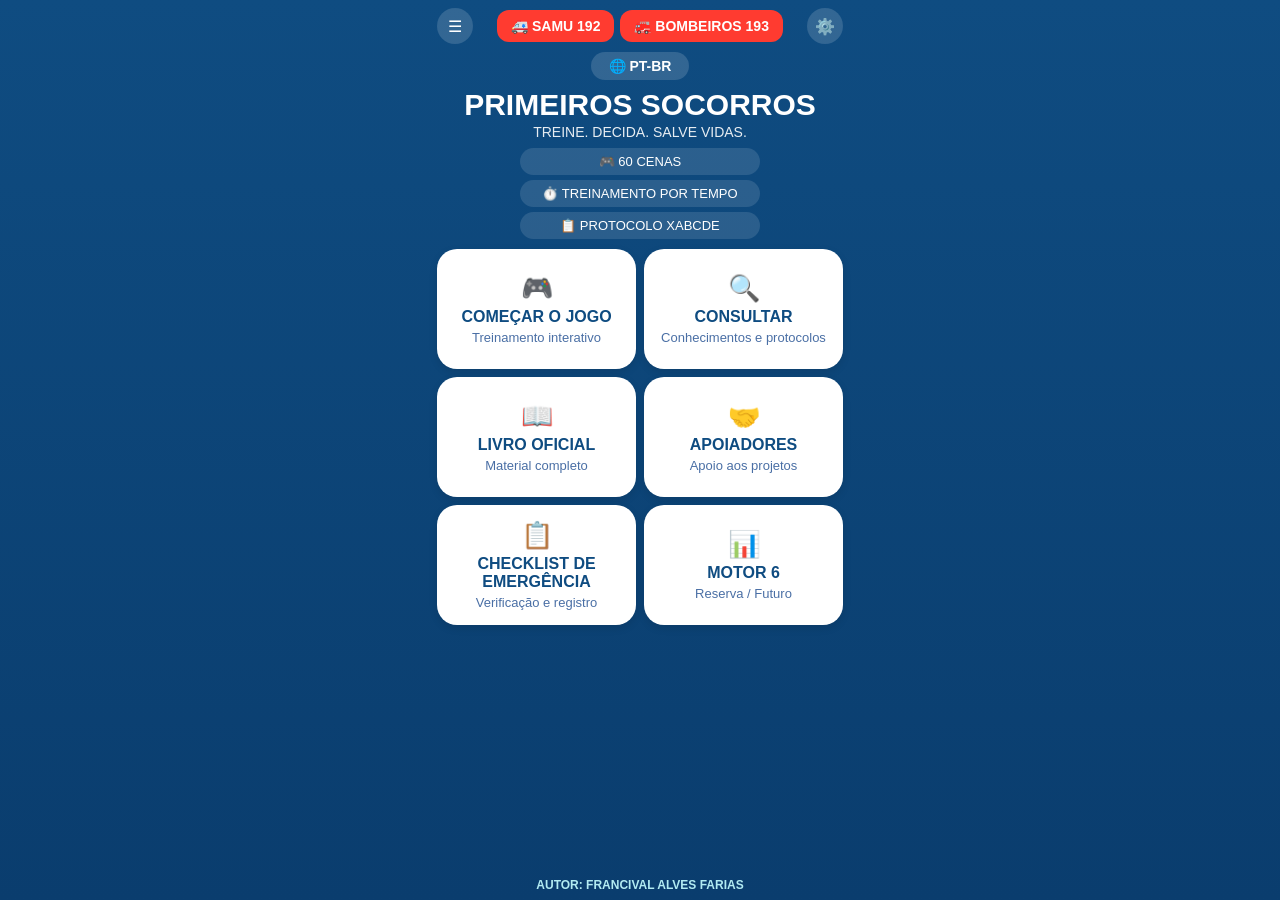
<file: index.html>
<!DOCTYPE html>
<html lang="pt-BR">
<head>
    <meta charset="UTF-8">
    <meta name="viewport" content="width=device-width, initial-scale=1.0, maximum-scale=1.0, user-scalable=no">
    <title>PRIME — Primeiros Socorros</title>
    <style>
        * { margin: 0; padding: 0; box-sizing: border-box; font-family: 'Segoe UI', Roboto, sans-serif; }
        html, body { height: 100%; width: 100%; overflow: hidden; }
        body { background: linear-gradient(180deg, #0F4C81 0%, #0A3D6E 100%); }

        .tela {
            width: 100%;
            height: 100%;
            max-width: 430px;
            max-height: 932px;
            margin: 0 auto;
            display: flex;
            flex-direction: column;
            padding: 8px 12px;
            color: #fff;
        }

        /* === CABEÇALHO === */
        .cabecalho {
            display: flex;
            justify-content: space-between;
            align-items: center;
            margin-bottom: 4px;
        }
        .menu-btn, .config-btn {
            width: 36px; height: 36px;
            border-radius: 50%;
            background: rgba(255,255,255,0.15);
            border: none;
            color: #fff;
            font-size: 16px;
            cursor: pointer;
        }
        .emergencia {
            display: flex;
            gap: 6px;
        }
        .etiqueta-emergencia {
            padding: 8px 14px;
            border-radius: 12px;
            background: #FF3B30;
            color: #fff;
            font-size: 14px;
            font-weight: 700;
            border: none;
        }
        .idioma {
            text-align: center;
            margin: 4px 0 8px;
        }
        .idioma-btn {
            padding: 6px 18px;
            border-radius: 14px;
            background: rgba(255,255,255,0.15);
            color: #fff;
            border: none;
            font-size: 14px;
            font-weight: 600;
        }

        /* === TÍTULO === */
        .titulo {
            text-align: center;
            margin-bottom: 8px;
        }
        .titulo h1 {
            font-size: 30px;
            font-weight: 900;
            margin-bottom: 2px;
        }
        .titulo p {
            font-size: 14px;
            opacity: 0.9;
        }

        /* === INDICADORES === */
        .indicadores {
            display: flex;
            flex-direction: column;
            gap: 5px;
            align-items: center;
            margin-bottom: 10px;
        }
        .indicador {
            padding: 6px 18px;
            background: rgba(255,255,255,0.12);
            border-radius: 14px;
            font-size: 13px;
            width: 240px;
            text-align: center;
        }

        /* === 6 BOTÕES — TODOS CABENDO, SEM ROLAGEM === */
        .botoes {
            display: grid;
            grid-template-columns: repeat(2, 1fr);
            gap: 8px;
            flex: 1;
            align-content: start;
        }
        .botao {
            background: #fff;
            color: #0F4C81;
            border-radius: 20px;
            padding: 12px 8px;
            display: flex;
            flex-direction: column;
            align-items: center;
            justify-content: center;
            gap: 4px;
            border: none;
            cursor: pointer;
            box-shadow: 0 3px 8px rgba(0,0,0,0.10);
            transition: transform 0.15s;
            min-height: 120px;
        }
        .botao:active { transform: scale(0.97); }
        .botao .icone { font-size: 26px; }
        .botao .titulo-btn {
            font-size: 16px;
            font-weight: 800;
            text-align: center;
        }
        .botao .desc-btn {
            font-size: 13px;
            color: #4A6FA5;
            text-align: center;
        }

        /* === RODAPÉ === */
        .rodape {
            text-align: center;
            padding-top: 6px;
            font-size: 12px;
            color: #B2EBF2;
            font-weight: 600;
        }
    </style>
</head>
<body>

<div class="tela">

    <!-- CABEÇALHO -->
    <div class="cabecalho">
        <button class="menu-btn">☰</button>
        <div class="emergencia">
            <div class="etiqueta-emergencia">🚑 SAMU 192</div>
            <div class="etiqueta-emergencia">🚒 BOMBEIROS 193</div>
        </div>
        <button class="config-btn">⚙️</button>
    </div>

    <!-- IDIOMA -->
    <div class="idioma">
        <button class="idioma-btn">🌐 PT-BR</button>
    </div>

    <!-- TÍTULO -->
    <div class="titulo">
        <h1>PRIMEIROS SOCORROS</h1>
        <p>TREINE. DECIDA. SALVE VIDAS.</p>
    </div>

    <!-- INDICADORES -->
    <div class="indicadores">
        <div class="indicador">🎮 60 CENAS</div>
        <div class="indicador">⏱️ TREINAMENTO POR TEMPO</div>
        <div class="indicador">📋 PROTOCOLO XABCDE</div>
    </div>

    <!-- 6 BOTÕES — CAMINHOS REAIS DO SEU PROJETO -->
    <div class="botoes">

        <!-- BOTÃO 1 → Jogo (já existe) -->
        <button class="botao" onclick="window.location.href='jogo.html'">
            <span class="icone">🎮</span>
            <span class="titulo-btn">COMEÇAR O JOGO</span>
            <span class="desc-btn">Treinamento interativo</span>
        </button>

        <!-- BOTÃO 2 → Treino/Consulta (pasta já existe) -->
        <button class="botao" onclick="window.location.href='TREINO/index.html'">
            <span class="icone">🔍</span>
            <span class="titulo-btn">CONSULTAR</span>
            <span class="desc-btn">Conhecimentos e protocolos</span>
        </button>

        <!-- BOTÃO 3 → Livro/Volumes (já existe) -->
        <button class="botao" onclick="window.location.href='menu-volumes.html'">
            <span class="icone">📖</span>
            <span class="titulo-btn">LIVRO OFICIAL</span>
            <span class="desc-btn">Material completo</span>
        </button>

        <!-- BOTÃO 4 → Apoiadores (criar depois) -->
        <button class="botao" onclick="alert('Em desenvolvimento — em breve!')">
            <span class="icone">🤝</span>
            <span class="titulo-btn">APOIADORES</span>
            <span class="desc-btn">Apoio aos projetos</span>
        </button>

        <!-- BOTÃO 5 → Checklist/Ocorrência (já existe) -->
        <button class="botao" onclick="window.location.href='guia-emergencia.html'">
            <span class="icone">📋</span>
            <span class="titulo-btn">CHECKLIST DE EMERGÊNCIA</span>
            <span class="desc-btn">Verificação e registro</span>
        </button>

        <!-- BOTÃO 6 → Reserva/Futuro -->
        <button class="botao" onclick="alert('Em desenvolvimento — em breve!')">
            <span class="icone">📊</span>
            <span class="titulo-btn">MOTOR 6</span>
            <span class="desc-btn">Reserva / Futuro</span>
        </button>

    </div>

    <!-- RODAPÉ -->
    <div class="rodape">
        AUTOR: FRANCIVAL ALVES FARIAS
    </div>

</div>

</body>
</html>
</file>
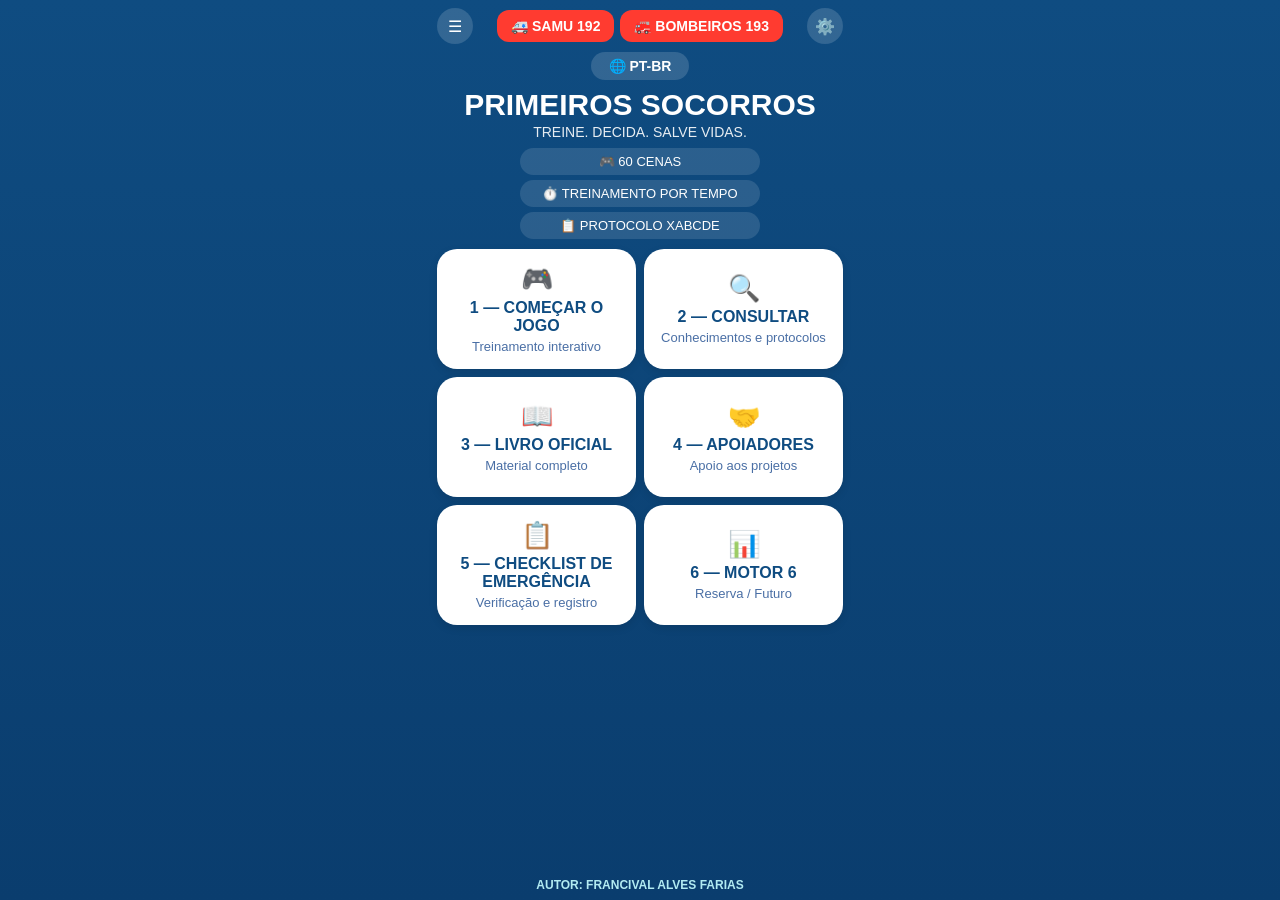
<file: TREINO/index.html>
<!DOCTYPE html>
<html lang="pt-BR">
<head>
    <meta charset="UTF-8">
    <meta name="viewport" content="width=device-width, initial-scale=1.0, maximum-scale=1.0, user-scalable=no">
    <title>PRIME — Primeiros Socorros</title>
    <style>
        * { margin: 0; padding: 0; box-sizing: border-box; font-family: 'Segoe UI', Roboto, sans-serif; }
        html, body { height: 100%; width: 100%; overflow: hidden; }
        body { background: linear-gradient(180deg, #0F4C81 0%, #0A3D6E 100%); }

        .tela {
            width: 100%;
            height: 100%;
            max-width: 430px;
            max-height: 932px;
            margin: 0 auto;
            display: flex;
            flex-direction: column;
            padding: 8px 12px;
            color: #fff;
        }

        .cabecalho {
            display: flex;
            justify-content: space-between;
            align-items: center;
            margin-bottom: 4px;
        }
        .menu-btn, .config-btn {
            width: 36px; height: 36px;
            border-radius: 50%;
            background: rgba(255,255,255,0.15);
            border: none;
            color: #fff;
            font-size: 16px;
            cursor: pointer;
        }
        .emergencia {
            display: flex;
            gap: 6px;
        }
        .etiqueta-emergencia {
            padding: 8px 14px;
            border-radius: 12px;
            background: #FF3B30;
            color: #fff;
            font-size: 14px;
            font-weight: 700;
            border: none;
        }
        .idioma {
            text-align: center;
            margin: 4px 0 8px;
        }
        .idioma-btn {
            padding: 6px 18px;
            border-radius: 14px;
            background: rgba(255,255,255,0.15);
            color: #fff;
            border: none;
            font-size: 14px;
            font-weight: 600;
        }

        .titulo {
            text-align: center;
            margin-bottom: 8px;
        }
        .titulo h1 {
            font-size: 30px;
            font-weight: 900;
            margin-bottom: 2px;
        }
        .titulo p {
            font-size: 14px;
            opacity: 0.9;
        }

        .indicadores {
            display: flex;
            flex-direction: column;
            gap: 5px;
            align-items: center;
            margin-bottom: 10px;
        }
        .indicador {
            padding: 6px 18px;
            background: rgba(255,255,255,0.12);
            border-radius: 14px;
            font-size: 13px;
            width: 240px;
            text-align: center;
        }

        .botoes {
            display: grid;
            grid-template-columns: repeat(2, 1fr);
            gap: 8px;
            flex: 1;
            align-content: start;
        }
        .botao {
            background: #fff;
            color: #0F4C81;
            border-radius: 20px;
            padding: 12px 8px;
            display: flex;
            flex-direction: column;
            align-items: center;
            justify-content: center;
            gap: 4px;
            border: none;
            cursor: pointer;
            box-shadow: 0 3px 8px rgba(0,0,0,0.10);
            transition: transform 0.15s;
            min-height: 120px;
        }
        .botao:active { transform: scale(0.97); }
        .botao .icone { font-size: 26px; }
        .botao .titulo-btn {
            font-size: 16px;
            font-weight: 800;
            text-align: center;
        }
        .botao .desc-btn {
            font-size: 13px;
            color: #4A6FA5;
            text-align: center;
        }

        .rodape {
            text-align: center;
            padding-top: 6px;
            font-size: 12px;
            color: #B2EBF2;
            font-weight: 600;
        }
    </style>
</head>
<body>

<div class="tela">
    <div class="cabecalho">
        <button class="menu-btn">☰</button>
        <div class="emergencia">
            <div class="etiqueta-emergencia">🚑 SAMU 192</div>
            <div class="etiqueta-emergencia">🚒 BOMBEIROS 193</div>
        </div>
        <button class="config-btn">⚙️</button>
    </div>

    <div class="idioma">
        <button class="idioma-btn">🌐 PT-BR</button>
    </div>

    <div class="titulo">
        <h1>PRIMEIROS SOCORROS</h1>
        <p>TREINE. DECIDA. SALVE VIDAS.</p>
    </div>

    <div class="indicadores">
        <div class="indicador">🎮 60 CENAS</div>
        <div class="indicador">⏱️ TREINAMENTO POR TEMPO</div>
        <div class="indicador">📋 PROTOCOLO XABCDE</div>
    </div>

    <div class="botoes">
        <!-- ✅ BOTÃO 1 → JÁ EXISTE: jogo.html -->
        <button class="botao" onclick="window.location.href='jogo.html'">
            <span class="icone">🎮</span>
            <span class="titulo-btn">1 — COMEÇAR O JOGO</span>
            <span class="desc-btn">Treinamento interativo</span>
        </button>

        <!-- ⚠️ BOTÃO 2 → Pasta TREINO existe, criar index.html dentro -->
        <button class="botao" onclick="window.location.href='TREINO/index.html'">
            <span class="icone">🔍</span>
            <span class="titulo-btn">2 — CONSULTAR</span>
            <span class="desc-btn">Conhecimentos e protocolos</span>
        </button>

        <!-- ✅ BOTÃO 3 → JÁ EXISTE: menu-volumes.html -->
        <button class="botao" onclick="window.location.href='menu-volumes.html'">
            <span class="icone">📖</span>
            <span class="titulo-btn">3 — LIVRO OFICIAL</span>
            <span class="desc-btn">Material completo</span>
        </button>

        <!-- ⏳ BOTÃO 4 → Em construção -->
        <button class="botao" onclick="alert('Em breve — em desenvolvimento!')">
            <span class="icone">🤝</span>
            <span class="titulo-btn">4 — APOIADORES</span>
            <span class="desc-btn">Apoio aos projetos</span>
        </button>

        <!-- ✅ BOTÃO 5 → JÁ EXISTE: guia-emergencia.html -->
        <button class="botao" onclick="window.location.href='guia-emergencia.html'">
            <span class="icone">📋</span>
            <span class="titulo-btn">5 — CHECKLIST DE EMERGÊNCIA</span>
            <span class="desc-btn">Verificação e registro</span>
        </button>

        <!-- ⏳ BOTÃO 6 → Em construção -->
        <button class="botao" onclick="alert('Em breve — em desenvolvimento!')">
            <span class="icone">📊</span>
            <span class="titulo-btn">6 — MOTOR 6</span>
            <span class="desc-btn">Reserva / Futuro</span>
        </button>
    </div>

    <div class="rodape">
        AUTOR: FRANCIVAL ALVES FARIAS
    </div>
</div>

</body>
</html>
</file>
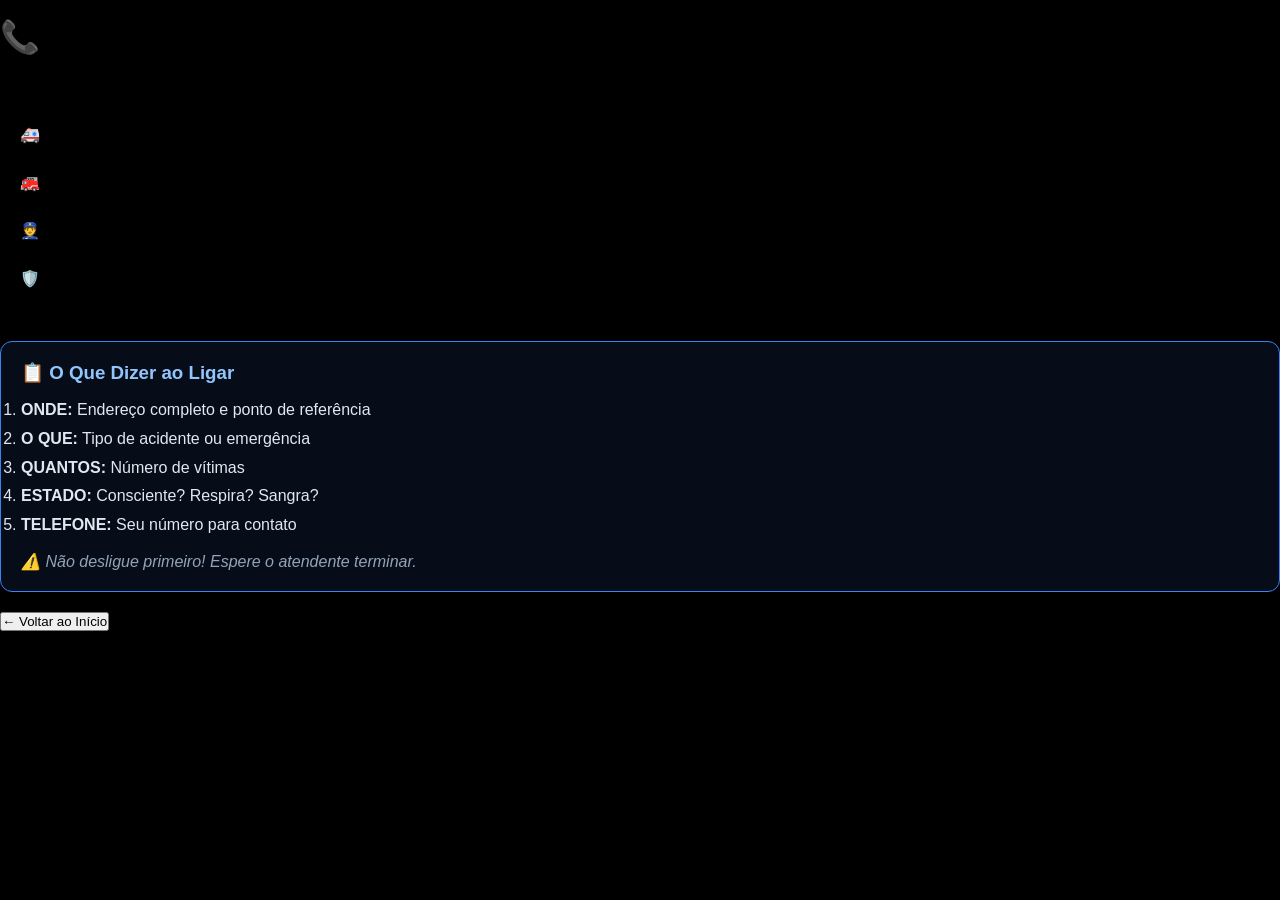
<file: guia-emergencia.html>
<!DOCTYPE html>
<html lang="pt-BR">
<head>
    <meta charset="UTF-8">
    <meta name="viewport" content="width=device-width, initial-scale=1.0">
    <title>Guia de Emergência | Primeiros Socorros</title>
    <meta name="author" content="FRANCIVAL ALVES FARIAS">
    <link rel="stylesheet" href="estilo.css">
</head>
<body>
    <div class="container">
        <header class="cabecalho">
            <p class="autor">Autor: <span>FRANCIVAL ALVES FARIAS</span></p>
            <h1>📞 Guia de Emergência</h1>
        </header>

        <div style="background:var(--fundo-card); border-radius:12px; padding:20px; margin-bottom:16px;">
            <h3 style="color:var(--destaque); margin-bottom:15px;">Números Oficiais</h3>
            
            <div style="display:flex; justify-content:space-between; padding:12px 0; border-bottom:1px solid var(--borda);">
                <span>🚑 SAMU — Atendimento Médico</span>
                <strong style="color:var(--ouro); font-size:1.3rem;">192</strong>
            </div>
            <div style="display:flex; justify-content:space-between; padding:12px 0; border-bottom:1px solid var(--borda);">
                <span>🚒 Bombeiros — Incêndio, Resgate, Acidente</span>
                <strong style="color:var(--ouro); font-size:1.3rem;">193</strong>
            </div>
            <div style="display:flex; justify-content:space-between; padding:12px 0; border-bottom:1px solid var(--borda);">
                <span>👮 Polícia Militar — Segurança e Ordem</span>
                <strong style="color:var(--ouro); font-size:1.3rem;">190</strong>
            </div>
            <div style="display:flex; justify-content:space-between; padding:12px 0;">
                <span>🛡️ Defesa Civil — Desastres e Emergências</span>
                <strong style="color:var(--ouro); font-size:1.3rem;">199</strong>
            </div>
        </div>

        <div style="background:rgba(59,130,246,0.1); border:1px solid #3b82f6; border-radius:12px; padding:20px; margin-bottom:20px;">
            <h3 style="color:#93c5fd; margin-bottom:12px;">📋 O Que Dizer ao Ligar</h3>
            <ol style="color:#e2e8f0; line-height:1.8;">
                <li><strong>ONDE:</strong> Endereço completo e ponto de referência</li>
                <li><strong>O QUE:</strong> Tipo de acidente ou emergência</li>
                <li><strong>QUANTOS:</strong> Número de vítimas</li>
                <li><strong>ESTADO:</strong> Consciente? Respira? Sangra?</li>
                <li><strong>TELEFONE:</strong> Seu número para contato</li>
            </ol>
            <p style="color:#94a3b8; margin-top:12px; font-style:italic;">⚠️ Não desligue primeiro! Espere o atendente terminar.</p>
        </div>

        <button class="btn btn-terceiro" onclick="window.location.href='index.html'">← Voltar ao Início</button>
    </div>
</body>
</html>
</file>
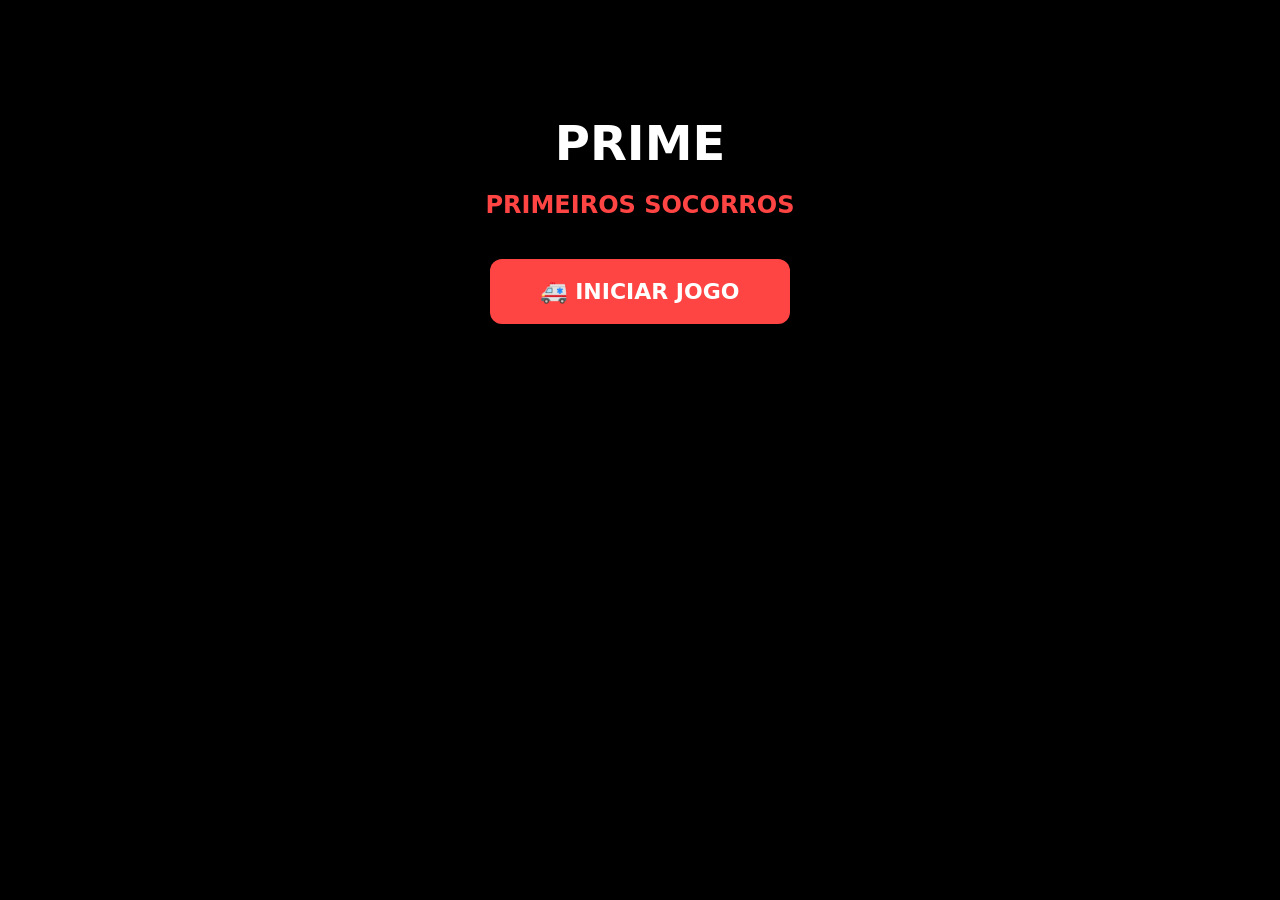
<file: jogo.html>
<!DOCTYPE html>
<html lang="pt-BR">
<head>
    <meta charset="UTF-8">
    <meta name="viewport" content="width=device-width, initial-scale=1.0">
    <title>PRIME — Primeiros Socorros</title>
    <style>
        * { margin: 0; padding: 0; box-sizing: border-box; font-family: system-ui, sans-serif; }
        body { background: #000; color: #fff; min-height: 100vh; padding: 15px; }
        .status { display: flex; gap: 15px; margin: 10px 0; font-size: 16px; }
        .hp { color: #ff4444; font-weight: bold; }
        .cena-num { color: #4fc3f7; }
        .bloco-cena { background: #0a0a20; border-radius: 12px; padding: 20px; margin: 20px 0; }
        .titulo { font-size: 22px; color: #ffcc00; text-align: center; margin-bottom: 15px; }
        .imagem { width: 100%; height: 180px; background: #223; border-radius: 8px; margin-bottom: 15px; display: flex; align-items: center; justify-content: center; font-size: 40px; }
        .texto { font-size: 17px; line-height: 1.6; margin-bottom: 20px; }
        .opcao { padding: 14px; margin: 10px 0; border: 2px solid #444; border-radius: 10px; cursor: pointer; font-size: 16px; }
        .opcao:hover { border-color: #666; }
        .letra { font-weight: bold; font-size: 18px; margin-right: 10px; }
        .escondido { display: none !important; }
        .inicio { text-align: center; padding-top: 100px; }
        .btn-iniciar { padding: 20px 50px; font-size: 22px; background: #ff4444; color: #fff; border: none; border-radius: 12px; cursor: pointer; font-weight: bold; }
    </style>
</head>
<body>

<!-- TELA DE INÍCIO -->
<div id="tela-inicio" class="inicio">
    <h1 style="font-size: 48px; margin-bottom: 20px;">PRIME</h1>
    <h2 style="color: #ff4444; margin-bottom: 40px;">PRIMEIROS SOCORROS</h2>
    <button class="btn-iniciar" onclick="iniciarJogo()">🚑 INICIAR JOGO</button>
</div>

<!-- TELA DO JOGO -->
<div id="tela-jogo" class="escondido">
    <div class="status">
        <span class="hp">❤️ HP: <span id="valor-hp">10</span>/10</span>
        <span class="cena-num">📍 Cena <span id="valor-cena">1</span> de 5</span>
    </div>

    <div class="bloco-cena">
        <h3 id="cena-titulo" class="titulo">Título da Cena 1</h3>
        <div id="cena-imagem" class="imagem">🚗</div>
        <p id="cena-texto" class="texto">Texto da situação 1...</p>
        
        <div id="opcoes">
            <div class="opcao" onclick="responder(0)"><span class="letra">A</span>Opção A1</div>
            <div class="opcao" onclick="responder(1)"><span class="letra">B</span>Opção B1</div>
            <div class="opcao" onclick="responder(2)"><span class="letra">C</span>Opção C1</div>
            <div class="opcao" onclick="responder(3)"><span class="letra">D</span>Opção D1</div>
            <div class="opcao" onclick="responder(4)"><span class="letra">E</span>Opção E1</div>
        </div>
    </div>
</div>

<script>
// ==============================================
// BANCO DE CENAS — AQUI FICA TODO O CONTEÚDO
// ==============================================
const CENAS = [
    {
        titulo: "🚗 ACIDENTE DE TRÂNSITO",
        icone: "🚗",
        texto: "Você chega ao local de um acidente. Um carro bateu em um poste. Há uma pessoa caída no chão, queixando-se de dor na perna direita.",
        opcoes: [
            { texto: "Correr imediatamente até a vítima no meio da pista.", hp: -1 },
            { texto: "Sinalizar o local e ligar para o SAMU (192).", hp: +1 },
            { texto: "Puxar a vítima pela perna para tirá-la da pista.", hp: -2 },
            { texto: "Dar água e tentar fazer a vítima andar.", hp: -1 },
            { texto: "Deixar a vítima e ir buscar ajuda longe dali.", hp: -1 }
        ]
    },
    {
        titulo: "⚡ FIOS ELÉTRICOS CAÍDOS",
        icone: "⚡",
        texto: "Uma tempestade derrubou fios de alta tensão. Um fio está no chão soltando faíscas. Uma pessoa se aproxima sem perceber o perigo.",
        opcoes: [
            { texto: "Pegar o fio com a mão para afastar.", hp: -3 },
            { texto: "Gritar para a pessoa parar e manter distância mínima de 10 metros.", hp: +1 },
            { texto: "Puxar a pessoa pela roupa para tirar dali.", hp: -2 },
            { texto: "Chutar o fio com o pé.", hp: -2 },
            { texto: "Ignorar e seguir caminho.", hp: -1 }
        ]
    },
    {
        titulo: "🩸 HEMORRAGIA FORTE",
        icone: "🩸",
        texto: "Uma pessoa sofreu um corte profundo no braço e o sangue jorra sem parar.",
        opcoes: [
            { texto: "Lavar com água e esperar parar sozinho.", hp: -1 },
            { texto: "Fazer pressão direta no local com pano limpo.", hp: +1 },
            { texto: "Amarrar fio fino acima do corte.", hp: -2 },
            { texto: "Colocar algodão em cima do corte.", hp: 0 },
            { texto: "Deixar sangrar para limpar.", hp: -3 }
        ]
    },
    {
        titulo: "🔥 QUEIMADURA QUENTE",
        icone: "🔥",
        texto: "Uma pessoa tocou em panela quente e a pele está vermelha e dolorida.",
        opcoes: [
            { texto: "Colocar manteiga ou pasta de dente.", hp: -2 },
            { texto: "Colocar sob água corrente fria por 10 minutos.", hp: +1 },
            { texto: "Estourar as bolhas se aparecerem.", hp: -2 },
            { texto: "Cobrir com curativo fechado.", hp: 0 },
            { texto: "Passar gelo direto na pele.", hp: -1 }
        ]
    },
    {
        titulo: "💓 PARADA CARDÍACA",
        icone: "💓",
        texto: "Uma pessoa caiu no chão, não responde, não respira. O peito não se move.",
        opcoes: [
            { texto: "Dar água e esperar acordar.", hp: -2 },
            { texto: "Ligar 192 e iniciar massagem cardíaca imediatamente.", hp: +1 },
            { texto: "Sacudir a pessoa para acordar.", hp: -1 },
            { texto: "Colocar deitada de lado e esperar.", hp: 0 },
            { texto: "Correr buscar ajuda e deixar a pessoa sozinha.", hp: -1 }
        ]
    }
];

// ==============================================
// ESTADO DO JOGO
// ==============================================
let estado = {
    hp: 10,
    cenaAtual: 0,
    totalCenas: CENAS.length
};

// ==============================================
// 🎯 FUNÇÃO PRINCIPAL — CARREGA A CENA NA TELA
// ==============================================
function carregarCena() {
    // PEGA A CENA ATUAL — USA O ÍNDICE QUE ESTÁ AVANÇANDO
    const cena = CENAS[estado.cenaAtual];
    
    if (!cena) {
        alert("🎉 JOGO FINALIZADO! Você passou por todas as cenas!");
        return;
    }

    // ✅ TROCA TUDO — TÍTULO, IMAGEM, TEXTO, OPÇÕES, NÚMERO, HP
    document.getElementById("cena-titulo").textContent = cena.titulo;
    document.getElementById("cena-imagem").textContent = cena.icone;
    document.getElementById("cena-texto").textContent = cena.texto;
    document.getElementById("valor-cena").textContent = estado.cenaAtual + 1;
    document.getElementById("valor-hp").textContent = estado.hp;

    // ✅ TROCA AS 5 OPÇÕES A–E
    const divOpcoes = document.getElementById("opcoes");
    divOpcoes.innerHTML = ""; // APAGA AS VELHAS PRIMEIRO!

    const letras = ["A", "B", "C", "D", "E"];
    cena.opcoes.forEach((op, i) => {
        divOpcoes.innerHTML += `
            <div class="opcao" onclick="responder(${i})">
                <span class="letra">${letras[i]}</span>${op.texto}
            </div>
        `;
    });
}

// ==============================================
// ✅ RESPONDER E AVANÇAR — CHAMA CARREGAR CENA DE NOVO!
// ==============================================
function responder(indiceOpcao) {
    const cena = CENAS[estado.cenaAtual];
    const hpMudanca = cena.opcoes[indiceOpcao].hp;
    
    estado.hp = Math.max(0, Math.min(10, estado.hp + hpMudanca));
    
    // AVANÇA PARA PRÓXIMA CENA
    estado.cenaAtual++;
    
    // ✅ CHAMA A FUNÇÃO QUE TROCA TUDO — SEM FALTA ISSO!
    carregarCena();
}

// ==============================================
// ▶️ INICIAR O JOGO
// ==============================================
function iniciarJogo() {
    estado = { hp: 10, cenaAtual: 0, totalCenas: CENAS.length };
    document.getElementById("tela-inicio").classList.add("escondido");
    document.getElementById("tela-jogo").classList.remove("escondido");
    
    // ✅ CARREGA A PRIMEIRA CENA
    carregarCena();
}
</script>

</body>
</html>
</file>
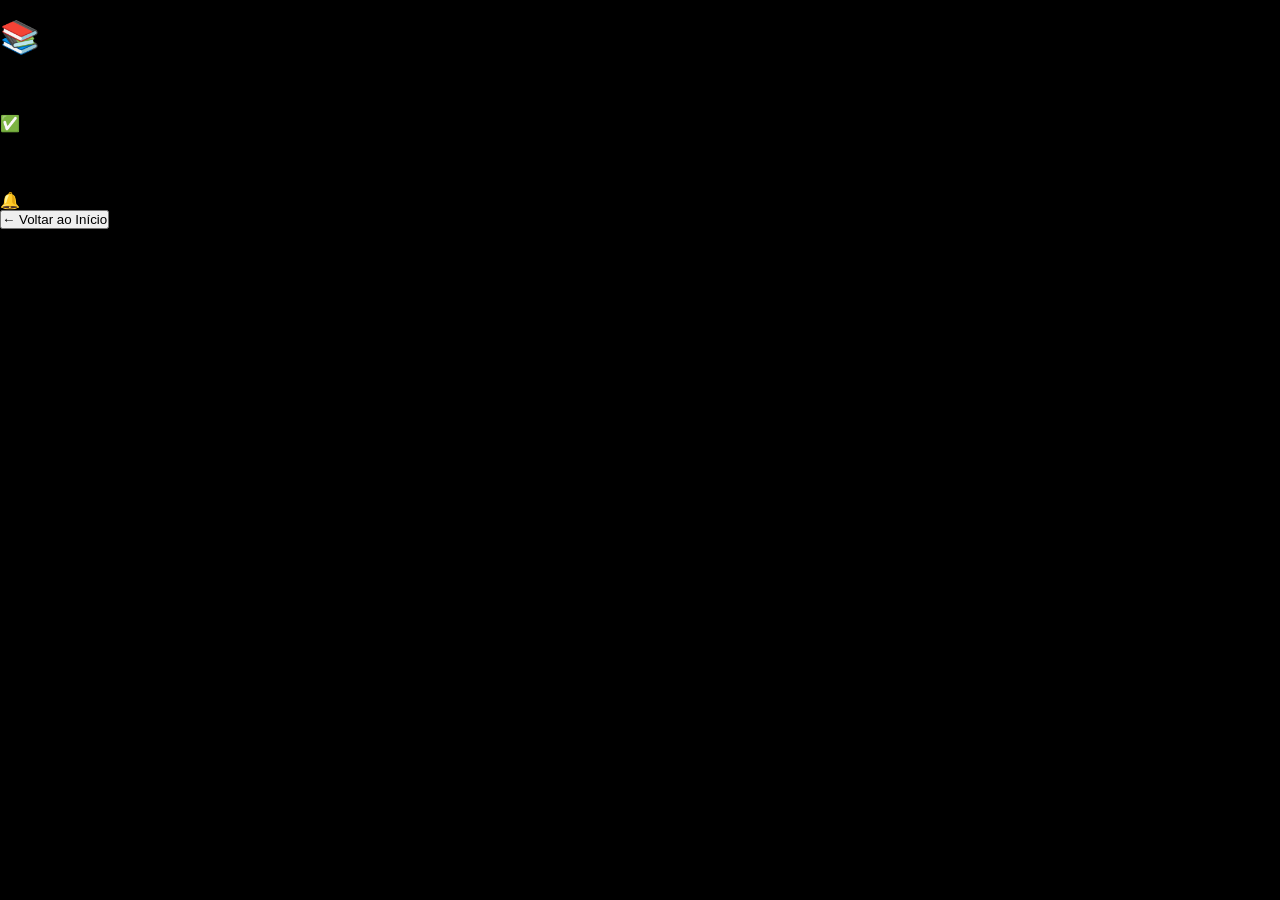
<file: menu-volumes.html>
<!DOCTYPE html>
<html lang="pt-BR">
<head>
    <meta charset="UTF-8">
    <meta name="viewport" content="width=device-width, initial-scale=1.0">
    <title>Escolha o Volume | Primeiros Socorros</title>
    <meta name="author" content="FRANCIVAL ALVES FARIAS">
    <link rel="stylesheet" href="estilo.css">
</head>
<body>
    <div class="container">
        <header class="cabecalho">
            <p class="autor">Autor: <span>FRANCIVAL ALVES FARIAS</span></p>
            <h1>📚 Escolha o Volume</h1>
        </header>

        <div class="lista-volumes">
            <div class="card-volume disponivel" onclick="abrirVolume(1)">
                <span class="numero-volume">01</span>
                <h3>Primeiros Socorros</h3>
                <p>Acidentes e Emergências — O Que Fazer?</p>
                <span class="status">✅ Disponível</span>
            </div>
            <div class="card-volume em-breve">
                <span class="numero-volume">02</span>
                <h3>Em Breve</h3>
                <p>Novo conteúdo em preparação</p>
                <span class="status">🔔 Em breve</span>
            </div>
        </div>

        <button class="btn btn-terceiro" onclick="window.location.href='index.html'">← Voltar ao Início</button>
    </div>
    <script>
        function abrirVolume(numero) {
            window.location.href = `jogo.html?volume=${numero}`;
        }
    </script>
</body>
</html>
</file>
<file: estilo.css>
/* ======================================================
   CAPA PRIMEIROS SOCORROS — IGUAL À IMAGEM DE REFERÊNCIA
   ====================================================== */

* {
    margin: 0;
    padding: 0;
    box-sizing: border-box;
    font-family: 'Segoe UI', Roboto, Helvetica, Arial, sans-serif;
}

body {
    background: #000;
    overflow: hidden;
    height: 100vh;
    width: 100vw;
}

/* 🌍 BOTÃO DE IDIOMA — CANTO SUPERIOR DIREITO */
.btn-idioma {
    position: absolute;
    top: 20px;
    right: 20px;
    background: rgba(255, 255, 255, 0.1);
    color: #fff;
    border: 1px solid rgba(255, 255, 255, 0.2);
    padding: 8px 14px;
    border-radius: 20px;
    font-size: 14px;
    cursor: pointer;
    z-index: 300;
    transition: all 0.25s ease;
}

.btn-idioma:hover {
    background: rgba(229, 57, 53, 0.3);
    border-color: rgba(229, 57, 53, 0.5);
}

/* 🌍 CAIXA DE IDIOMA — ESCONDIDA */
.caixa-idioma {
    position: absolute;
    top: 60px;
    right: 20px;
    background: rgba(0, 0, 0, 0.92);
    border: 1px solid rgba(255, 255, 255, 0.15);
    border-radius: 12px;
    padding: 10px 0;
    z-index: 301;
    display: none;
    min-width: 200px;
    box-shadow: 0 8px 32px rgba(0,0,0,0.6);
}

.caixa-idioma.aberta {
    display: block;
}

.idioma-opcao {
    padding: 12px 18px;
    color: #fff;
    font-size: 15px;
    cursor: pointer;
    transition: background 0.2s ease;
}

.idioma-opcao:hover {
    background: rgba(229, 57, 53, 0.25);
}

/* 🎯 CAPA PRINCIPAL — TELA CHEIA */
.capa {
    position: fixed;
    top: 0;
    left: 0;
    width: 100vw;
    height: 100vh;
    background:
        radial-gradient(ellipse at center bottom, rgba(220, 30, 30, 0.25) 0%, transparent 55%),
        linear-gradient(180deg, #0a0a0a 0%, #000000 100%);
    display: flex;
    align-items: center;
    justify-content: center;
    z-index: 200;
}

.capa-conteudo {
    width: 100%;
    max-width: 400px;
    text-align: center;
    padding: 20px 24px 40px;
    position: relative;
    z-index: 2;
}

/* 🏷️ SEU NOME NO TOPO */
.nome-criador-topo {
    color: #fff;
    font-size: 13px;
    letter-spacing: 2px;
    text-transform: uppercase;
    margin-bottom: 40px;
    opacity: 0.9;
}

/* 📛 TÍTULO */
.titulo-jogo {
    color: #ffffff;
    font-size: 52px;
    font-weight: 900;
    line-height: 1.1;
    margin-bottom: 12px;
    letter-spacing: 1px;
}

.slogan {
    color: #ff4444;
    font-size: 20px;
    font-weight: 600;
    margin-bottom: 32px;
    letter-spacing: 0.5px;
}

/* ⚡ DESTAQUES */
.destaques {
    display: flex;
    justify-content: center;
    gap: 20px;
    margin-bottom: 10px;
    flex-wrap: wrap;
}

.destaque-item {
    color: #fff;
    font-size: 14px;
    border: 1px solid rgba(255, 255, 255, 0.25);
    padding: 6px 14px;
    border-radius: 20px;
    background: rgba(255, 255, 255, 0.05);
}

.sub-destaque {
    color: #cccccc;
    font-size: 13px;
    margin-bottom: 40px;
    letter-spacing: 1px;
}

/* ➕ CRUZ + AMBULÂNCIA — CENTRO BRILHANTE */
.cruz-fundo-container {
    position: relative;
    width: 100%;
    height: 220px;
    display: flex;
    align-items: center;
    justify-content: center;
    margin-bottom: 44px;
}

.ambulancia-fundo {
    position: absolute;
    width: 100%;
    height: 180px;
    background: linear-gradient(90deg, transparent 0%, rgba(200, 200, 200, 0.08) 30%, rgba(220, 220, 220, 0.12) 50%, rgba(200, 200, 200, 0.08) 70%, transparent 100%);
    border-radius: 12px;
    filter: blur(2px);
    opacity: 0.6;
}

.cruz-vermelha {
    position: relative;
    width: 140px;
    height: 140px;
    background: linear-gradient(135deg, #ff3333, #cc0000);
    clip-path: polygon(
        35% 0%, 65% 0%, 65% 35%, 100% 35%,
        100% 65%, 65% 65%, 65% 100%, 35% 100%,
        35% 65%, 0% 65%, 0% 35%, 35% 35%
    );
    box-shadow:
        0 0 40px rgba(255, 0, 0, 0.7),
        0 0 80px rgba(255, 0, 0, 0.4),
        inset 0 0 20px rgba(255, 255, 255, 0.3);
    z-index: 2;
    animation: brilho-cruz 2.5s ease-in-out infinite alternate;
}

@keyframes brilho-cruz {
    from {
        box-shadow:
            0 0 40px rgba(255, 0, 0, 0.6),
            0 0 80px rgba(255, 0, 0, 0.35),
            inset 0 0 20px rgba(255, 255, 255, 0.25);
    }
    to {
        box-shadow:
            0 0 55px rgba(255, 0, 0, 0.85),
            0 0 100px rgba(255, 0, 0, 0.5),
            inset 0 0 25px rgba(255, 255, 255, 0.4);
    }
}

/* ▶️ BOTÃO COMEÇAR */
.btn-comecar {
    width: 100%;
    background: linear-gradient(90deg, #e52b2b, #c41818);
    color: #fff;
    border: none;
    border-radius: 50px;
    padding: 18px 30px;
    font-size: 22px;
    font-weight: 800;
    cursor: pointer;
    margin-bottom: 20px;
    box-shadow:
        0 6px 24px rgba(229, 43, 43, 0.5),
        inset 0 1px 0 rgba(255, 255, 255, 0.2);
    transition: all 0.2s ease;
    letter-spacing: 1px;
}

.btn-comecar:hover {
    transform: translateY(-2px);
    box-shadow:
        0 10px 30px rgba(229, 43, 43, 0.6),
        inset 0 1px 0 rgba(255, 255, 255, 0.2);
}

.btn-comecar:active {
    transform: scale(0.97);
}

.seta {
    margin-left: 8px;
    font-size: 18px;
}

/* ✍️ CRÉDITO EMBAIXO */
.credito-embaixo {
    color: #888;
    font-size: 14px;
    letter-spacing: 1px;
    margin-top: 10px;
}
</file>
